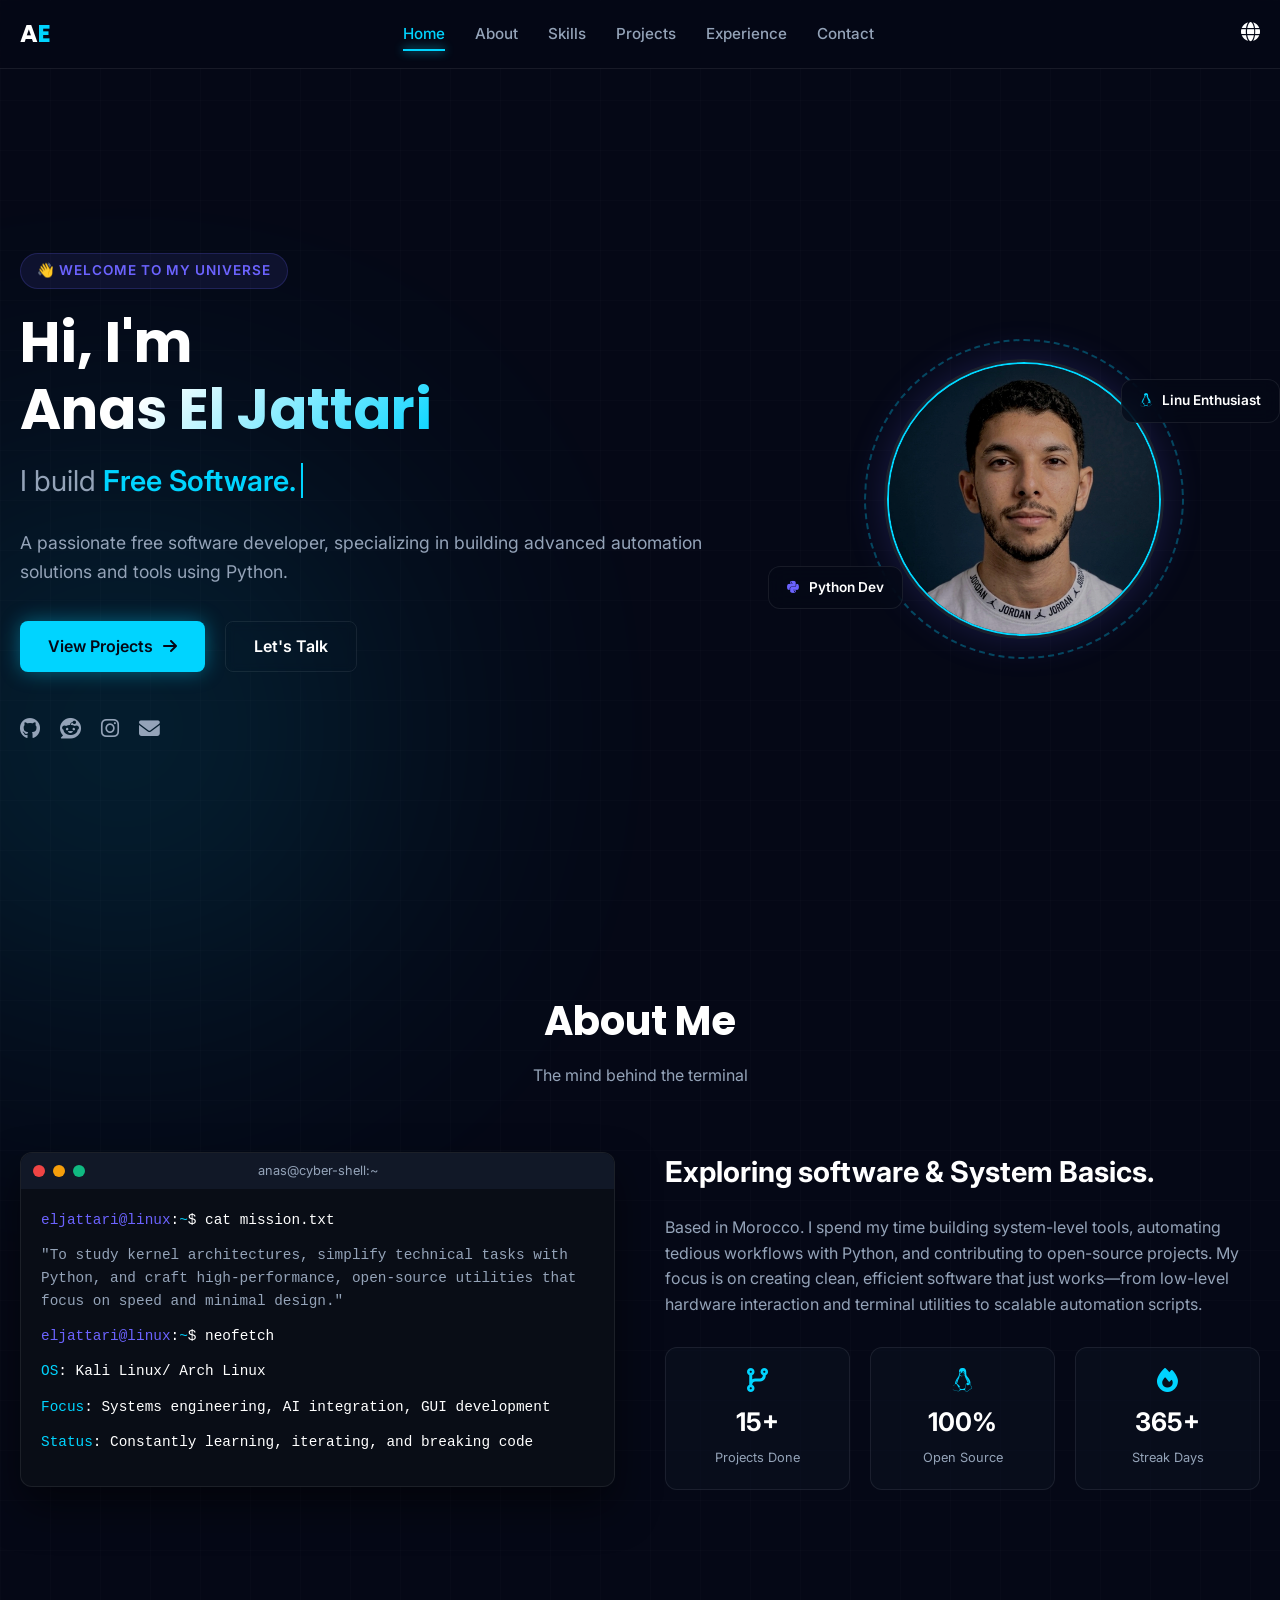
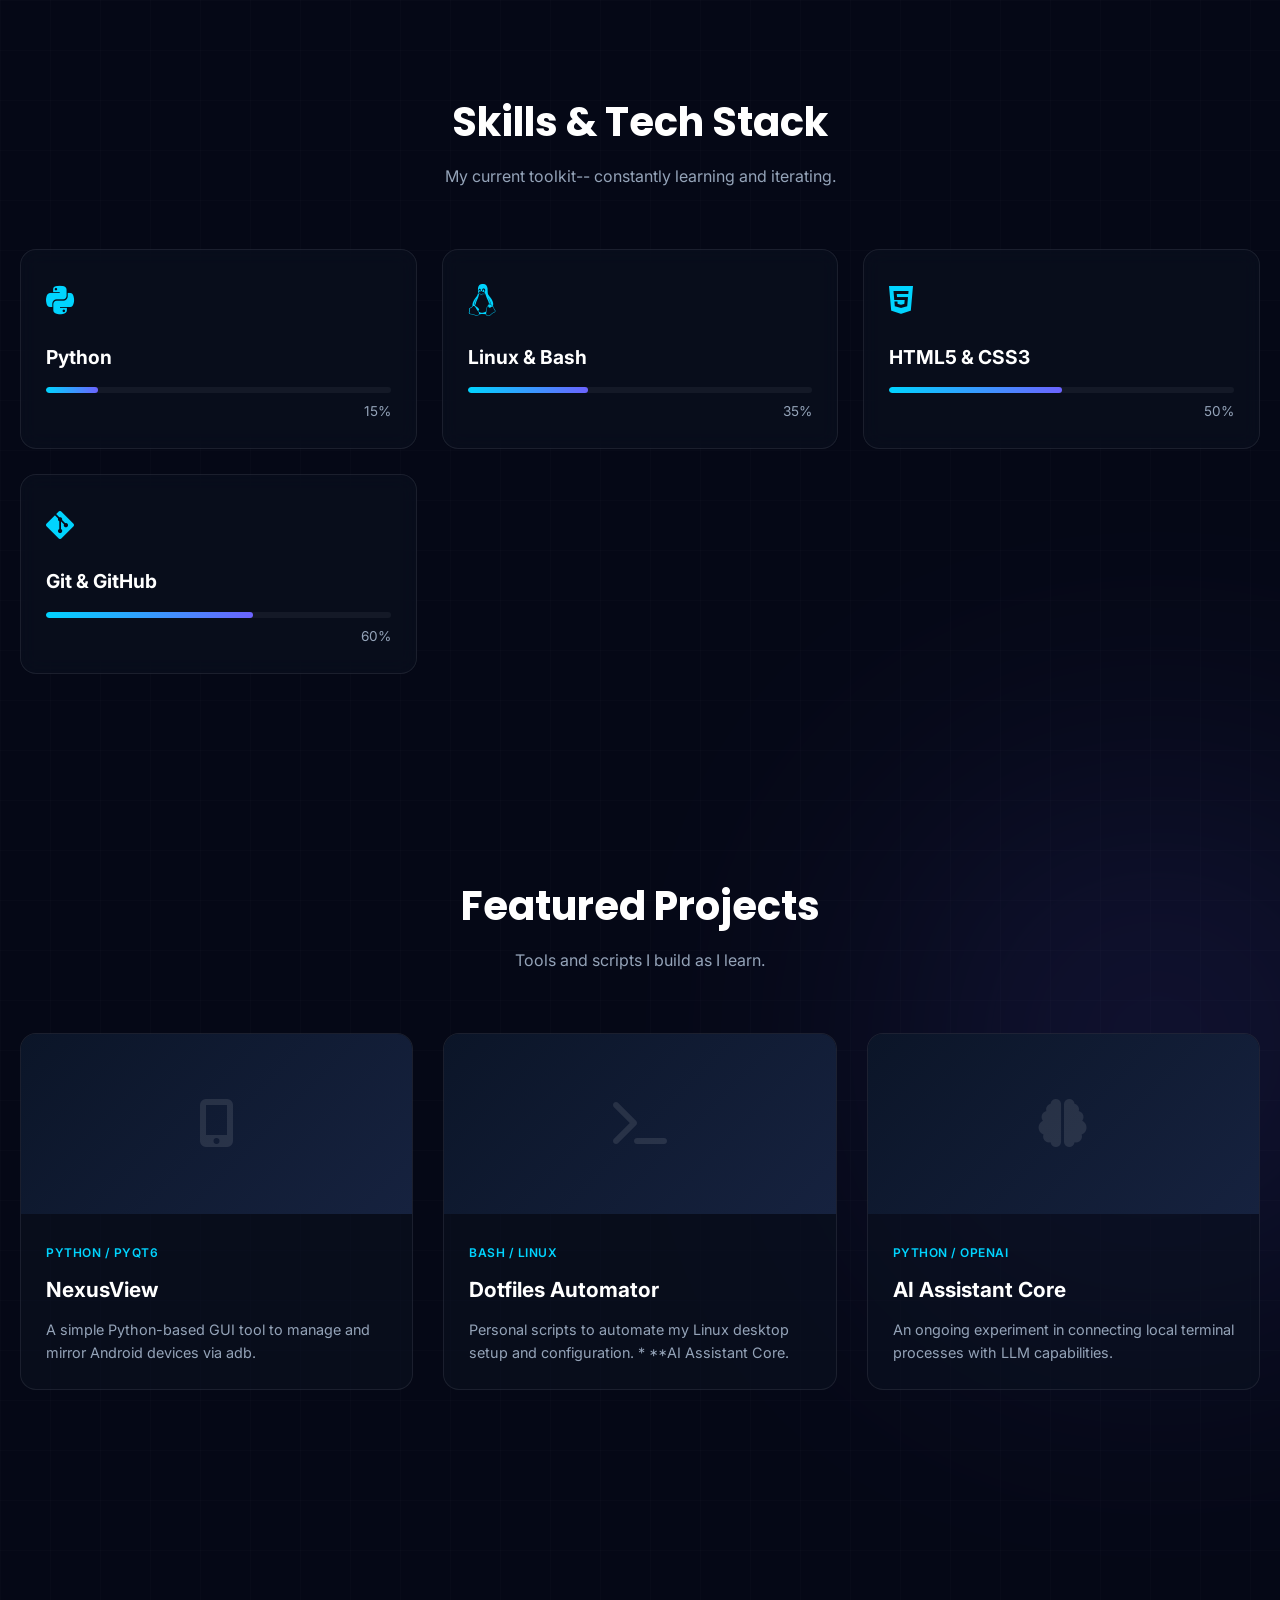
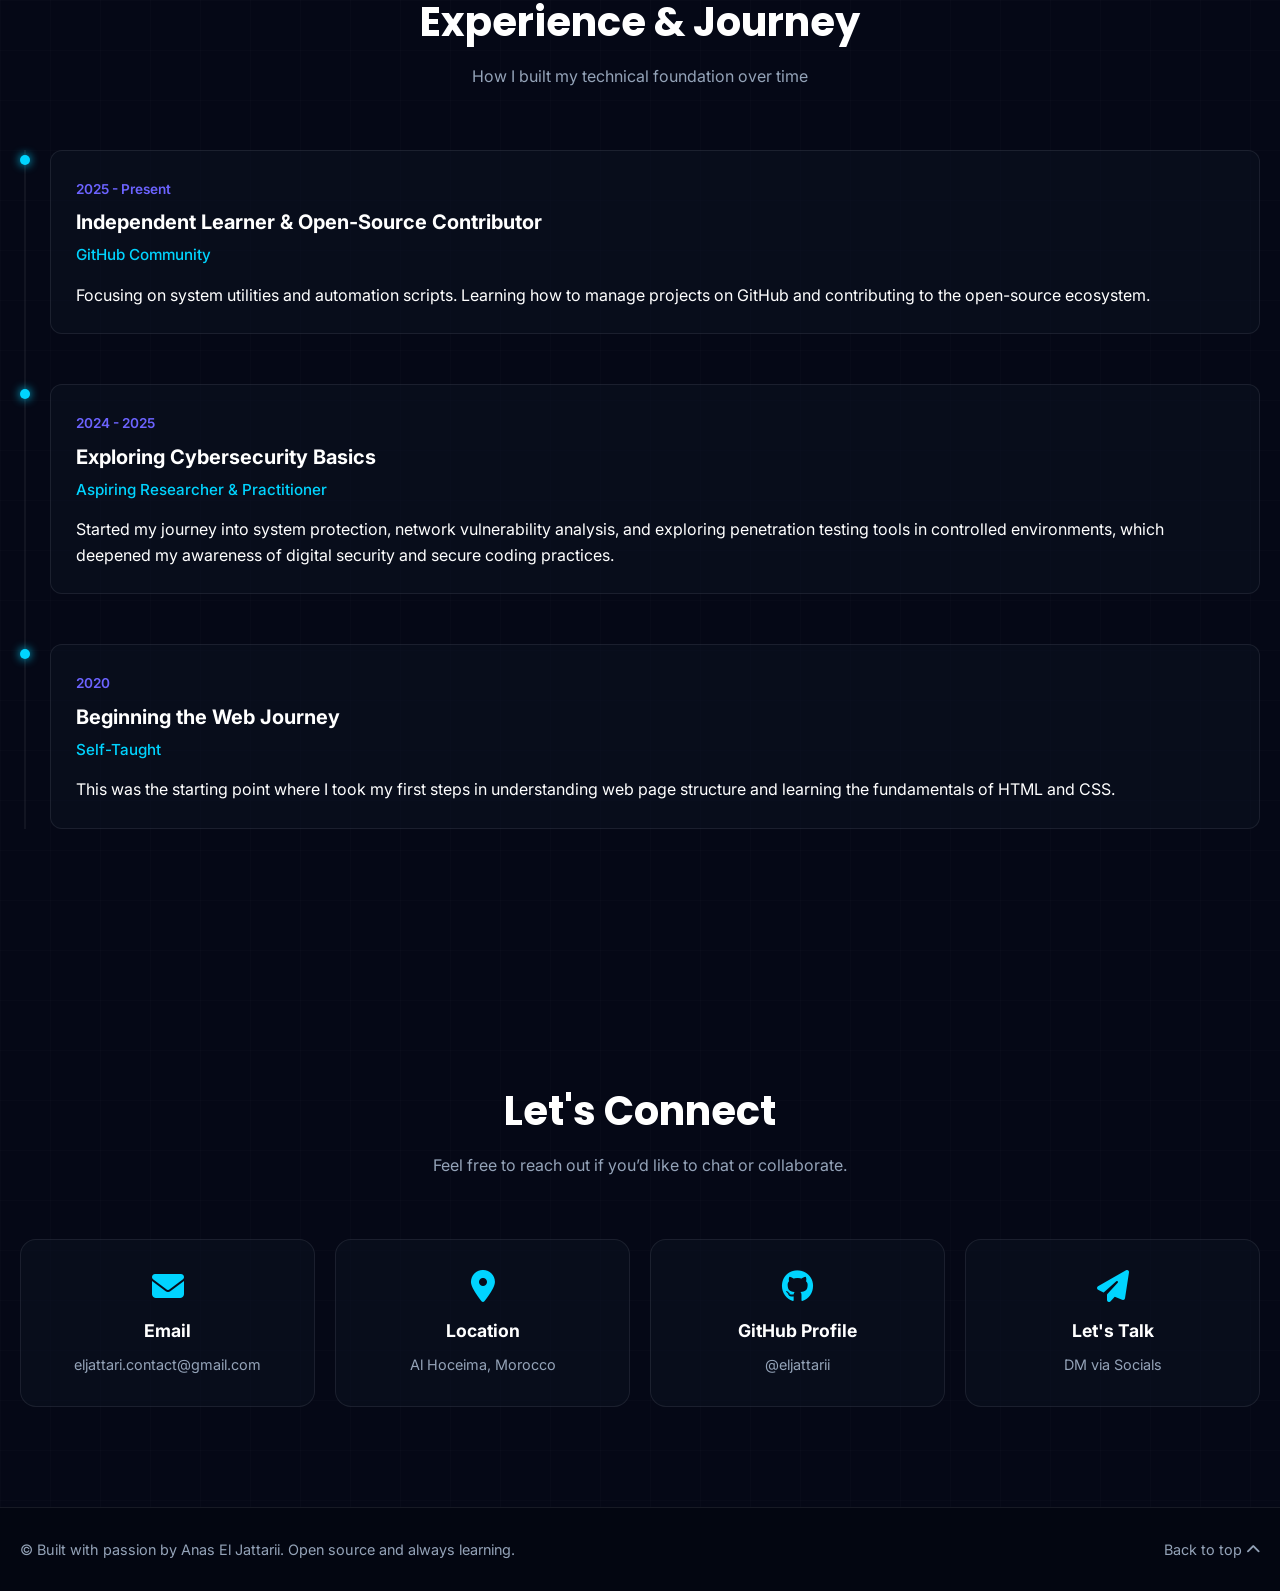
<file: index.html>
<!DOCTYPE html>
<html lang="en">
<head>
    <meta charset="UTF-8">
    <meta name="viewport" content="width=device-width, initial-scale=1.0">
    <title>ANAS EL JATTARI | Futuristic Portfolio</title>
    <!-- Google Fonts -->
    <link rel="preconnect" href="https://fonts.googleapis.com">
    <link rel="preconnect" href="https://fonts.gstatic.com" crossorigin>
    <link href="https://fonts.googleapis.com/css2?family=Inter:wght@300;400;500;600;700&family=Poppins:wght@400;600;700&display=swap" rel="stylesheet">
    <!-- Font Awesome for Icons -->
    <link rel="stylesheet" href="https://cdnjs.cloudflare.com/ajax/libs/font-awesome/6.4.0/css/all.min.css">
    <!-- Custom CSS -->
    <link rel="stylesheet" href="style.css">
</head>
<body>

    <!-- Background Stars & Glows -->
    <div class="bg-glow blue-glow"></div>
    <div class="bg-glow purple-glow"></div>
    <div class="space-grid"></div>

    <!-- Header / Navbar -->
    <header class="navbar">
        <div class="nav-container">
            <a href="#" class="logo">A<span>E</span></a>
            <nav class="nav-menu">
                <a href="#home" class="nav-link active">Home</a>
                <a href="#about" class="nav-link">About</a>
                <a href="#skills" class="nav-link">Skills</a>
                <a href="#projects" class="nav-link">Projects</a>
                <a href="#experience" class="nav-link">Experience</a>
                <a href="#contact" class="nav-link">Contact</a>
            </nav>
            <div class="nav-actions">
                <button class="lang-toggle" id="langToggle"><i class="fas fa-globe"></i></button>
                <button class="mobile-toggle" id="mobileToggle"><i class="fas fa-bars"></i></button>
            </div>
        </div>
    </header>

    <!-- Hero Section -->
    <section id="home" class="hero-section">
        <div class="container hero-grid">
            <div class="hero-content">
                <div class="greeting-badge">👋 Welcome to my universe</div>
                <h1 class="hero-title">Hi, I'm <br><span class="gradient-text">Anas El Jattari</span></h1>
                <h2 class="hero-subtitle">I build <span class="typing-text"></span></h2>
                <p class="hero-description">
                   A passionate free software developer, specializing in building advanced automation solutions and tools using Python.
                </p>
                <div class="hero-buttons">
                    <a href="#projects" class="btn btn-primary">View Projects <i class="fas fa-arrow-right"></i></a>
                    <a href="#contact" class="btn btn-secondary">Let's Talk</a>
                </div>
                <div class="hero-socials">
                    <a href="https://github.com/eljattarii" target="_blank" class="social-icon"><i class="fab fa-github"></i></a>
                    <a href="https://reddit.com/eljattarii" target="_blank" class="social-icon"><i class="fab fa-reddit"></i></a>
                    <a href="https://instagram.com/eljattarii" target="_blank" class="social-icon"><i class="fab fa-instagram"></i></a>
                    <a href="mailto:eljattari.contact@email.com" class="social-icon"><i class="fas fa-envelope"></i></a>
                </div>
            </div>
            <div class="hero-image-container">
                <div class="avatar-glow-ring"></div>
                <div class="avatar-wrapper">
                       <!--         avatar        -->
                   <img src="Images/avatar.webp" alt="Anas Eljattari"class="fallback-avatar">
                    </div>
                <!-- Floating Glass Cards -->
                <div class="floating-card card-1">
                    <i class="fab fa-linux text-blue"></i>
                    <span>Linu Enthusiast</span>
                </div>
                <div class="floating-card card-2">
                    <i class="fab fa-python text-purple"></i>
                    <span>Python Dev</span>
                </div>
            </div>
        </div>
    </section>

    <!-- About Section -->
    <section id="about" class="about-section section-padding">
        <div class="container">
            <div class="section-header">
                <h2 class="section-title">About Me</h2>
                <p class="section-subtitle">The mind behind the terminal</p>
            </div>
            <div class="about-grid">
                <div class="about-visual">
                    <div class="mock-terminal">
                        <div class="terminal-header">
                            <span class="dot red"></span>
                            <span class="dot yellow"></span>
                            <span class="dot green"></span>
                            <span class="terminal-title">anas@cyber-shell:~</span>
                        </div>
                        <div class="terminal-body">
                            <p><span class="t-purple">eljattari@linux</span>:<span class="t-blue">~</span>$ cat mission.txt</p>
                            <p class="t-gray">"To study kernel architectures, simplify technical tasks with Python, and craft high-performance, open-source utilities that focus on speed and minimal design."</p>
                            <p><span class="t-purple">eljattari@linux</span>:<span class="t-blue">~</span>$ neofetch</p>
                            <p><span class="t-blue">OS</span>: Kali Linux/ Arch Linux</p>
                            <p><span class="t-blue">Focus</span>: Systems engineering, AI integration, GUI development</p>
                            <p><span class="t-blue">Status</span>: Constantly learning, iterating, and breaking code</p>
                        </div>
                    </div>
                </div>
                <div class="about-info">
                    <h3>Exploring software & System Basics.</h3>
                    <p>
                      Based in Morocco. I spend my time building system-level tools, automating tedious workflows with Python, and contributing to open-source projects. My focus is on creating clean, efficient software that just works—from low-level hardware interaction and terminal utilities to scalable automation scripts.

                    </p>
                    <div class="stats-grid">
                        <div class="stat-card">
                            <i class="fas fa-code-branch stat-icon"></i>
                            <div class="stat-val">15+</div>
                            <div class="stat-lbl">Projects Done</div>
                        </div>
                        <div class="stat-card">
                            <i class="fab fa-linux stat-icon"></i>
                            <div class="stat-val">100%</div>
                            <div class="stat-lbl">Open Source</div>
                        </div>
                        <div class="stat-card">
                            <i class="fas fa-fire stat-icon"></i>
                            <div class="stat-val">365+</div>
                            <div class="stat-lbl">Streak Days</div>
                        </div>
                    </div>
                </div>
            </div>
        </div>
    </section>

    <!-- Skills Section -->
    <section id="skills" class="skills-section section-padding">
        <div class="container">
            <div class="section-header">
                <h2 class="section-title">Skills & Tech Stack</h2>
                <p class="section-subtitle">My current toolkit-- constantly learning and iterating.</p>
            </div>
            <div class="skills-grid">
                <!-- Skill 1 -->
                <div class="skill-card">
                    <div class="skill-icon-wrap"><i class="fab fa-python"></i></div>
                    <h3>Python</h3>
                    <div class="progress-container">
                        <div class="progress-bar" style="width: 15%"></div>
                    </div>
                    <span class="percentage">15%</span>
                </div>
                <!-- Skill 2 -->
                <div class="skill-card">
                    <div class="skill-icon-wrap"><i class="fab fa-linux"></i></div>
                    <h3>Linux & Bash</h3>
                    <div class="progress-container">
                        <div class="progress-bar" style="width: 35%"></div>
                    </div>
                    <span class="percentage">35%</span>
                </div>
                <!-- Skill 3 -->
                <div class="skill-card">
                    <div class="skill-icon-wrap"><i class="fab fa-html5"></i></div>
                    <h3>HTML5 & CSS3</h3>
                    <div class="progress-container">
                        <div class="progress-bar" style="width: 50%"></div>
                    </div>
                    <span class="percentage">50%</span>
                </div>
        
                <!-- Skill 4-->
                <div class="skill-card">
                    <div class="skill-icon-wrap"><i class="fab fa-git-alt"></i></div>
                    <h3>Git & GitHub</h3>
                    <div class="progress-container">
                        <div class="progress-bar" style="width: 60%"></div>
                    </div>
                    <span class="percentage">60%</span>
                </div>
            </div>
        </div>
    </section>

    <!-- Projects Section -->
    <section id="projects" class="projects-section section-padding">
        <div class="container">
            <div class="section-header">
                <h2 class="section-title">Featured Projects</h2>
                <p class="section-subtitle">Tools and scripts I build as I learn.</p>
            </div>
            <div class="projects-grid">
                <!-- Project 1 -->
                <div class="project-card">
                    <div class="project-img">
                        <div class="project-overlay">
                            <a href="https://github.com/eljattarii/NexusView" target="_blank" class="proj-link"><i class="fab fa-github"></i></a>
                            <a href="#" class="proj-link"><i class="fas fa-external-link-alt"></i></a>
                        </div>
                        <div class="project-placeholder">
                            <i class="fas fa-mobile-alt"></i>
                        </div>
                    </div>
                    <div class="project-info">
                        <span class="project-tag">Python / PyQt6</span>
                        <h3>NexusView</h3>
                        <p> A simple Python-based GUI tool to manage and mirror Android devices via adb.</p>
                    </div>
                </div>
                <!-- Project 2 -->
                <div class="project-card">
                    <div class="project-img">
                        <div class="project-overlay">
                            <a href="#" class="proj-link"><i class="fab fa-github"></i></a>
                        </div>
                        <div class="project-placeholder">
                            <i class="fas fa-terminal"></i>
                        </div>
                    </div>
                    <div class="project-info">
                        <span class="project-tag">Bash / Linux</span>
                        <h3>Dotfiles Automator</h3>
                        <p> Personal scripts to automate my Linux desktop setup and configuration.
 * **AI Assistant Core.</p>
                    </div>
                </div>
                <!-- Project 3 -->
                <div class="project-card">
                    <div class="project-img">
                        <div class="project-overlay">
                            <a href="#" class="proj-link"><i class="fab fa-github"></i></a>
                        </div>
                        <div class="project-placeholder">
                            <i class="fas fa-brain"></i>
                        </div>
                    </div>
                    <div class="project-info">
                        <span class="project-tag">Python / OpenAI</span>
                        <h3>AI Assistant Core</h3>
                        <p> An ongoing experiment in connecting local terminal processes with LLM capabilities.</p>
                    </div>
                </div>
            </div>
        </div>
    </section>

    <!-- Experience Section -->
    <section id="experience" class="experience-section section-padding">
        <div class="container">
            <div class="section-header">
                <h2 class="section-title">Experience & Journey</h2>
                <p class="section-subtitle">How I built my technical foundation over time</p>
            </div>

            <div class="timeline">
                <div class="timeline-item">
                    <div class="timeline-dot"></div>
                    <div class="timeline-content">
                        <span class="timeline-date">2025 - Present</span>
                        <h3> Independent Learner & Open-Source Contributor</h3>
                        <h4 class="text-blue">GitHub Community</h4>
                        <p> Focusing on system utilities and automation scripts. Learning how to manage projects on GitHub and contributing to the open-source ecosystem.</p>
                    </div>
                </div>


              <div class="timeline-item">
    <div class="timeline-dot"></div>
    <div class="timeline-content">
        <span class="timeline-date">2024 - 2025</span>
        <h3>Exploring Cybersecurity Basics</h3>
        <h4 class="text-blue">Aspiring Researcher & Practitioner</h4>
        <p>Started my journey into system protection, network vulnerability analysis, and exploring penetration testing tools in controlled environments, which deepened my awareness of digital security and secure coding practices.</p>
    </div>
</div>
 
     <div class="timeline-item">
    <div class="timeline-dot"></div>
    <div class="timeline-content">
        <span class="timeline-date">2020</span>
        <h3>Beginning the Web Journey</h3>
        <h4 class="text-blue">Self-Taught</h4>
        <p>This was the starting point where I took my first steps in understanding web page structure and learning the fundamentals of HTML and CSS.</p>
    </div>
</div>


            </div>
        </div>
    </section>

    <!-- Contact Section -->
    <section id="contact" class="contact-section section-padding">
        <div class="container">
            <div class="section-header">
                <h2 class="section-title">Let's Connect</h2>
                <p class="section-subtitle">Feel free to reach out if you’d like to chat or collaborate.</p>
            </div>
            <div class="contact-grid">
                <div class="contact-card">
                    <i class="fas fa-envelope contact-icon"></i>
                    <h3>Email</h3>
                    <p>eljattari.contact@gmail.com</p>
                </div>
                <div class="contact-card">
                    <i class="fas fa-map-marker-alt contact-icon"></i>
                    <h3>Location</h3>
                    <p>Al Hoceima, Morocco</p>
                </div>
                <div class="contact-card">
                    <i class="fab fa-github contact-icon"></i>
                    <h3>GitHub Profile</h3>
                    <p>@eljattarii</p>
                </div>
                <div class="contact-card">
                    <i class="fas fa-paper-plane contact-icon"></i>
                    <h3>Let's Talk</h3>
                    <p>DM via Socials</p>
                </div>
            </div>
        </div>
    </section>

    <!-- Footer -->
    <footer class="footer">
        <div class="container footer-content">
            <p>&copy; Built with passion by Anas El Jattarii. Open source and always learning.</p>
            <a href="#" class="back-to-top">Back to top <i class="fas fa-chevron-up"></i></a>
        </div>
    </footer>

    <!-- Custom JS -->
    <script src="script.js"></script>
</body>
</html>
</file>
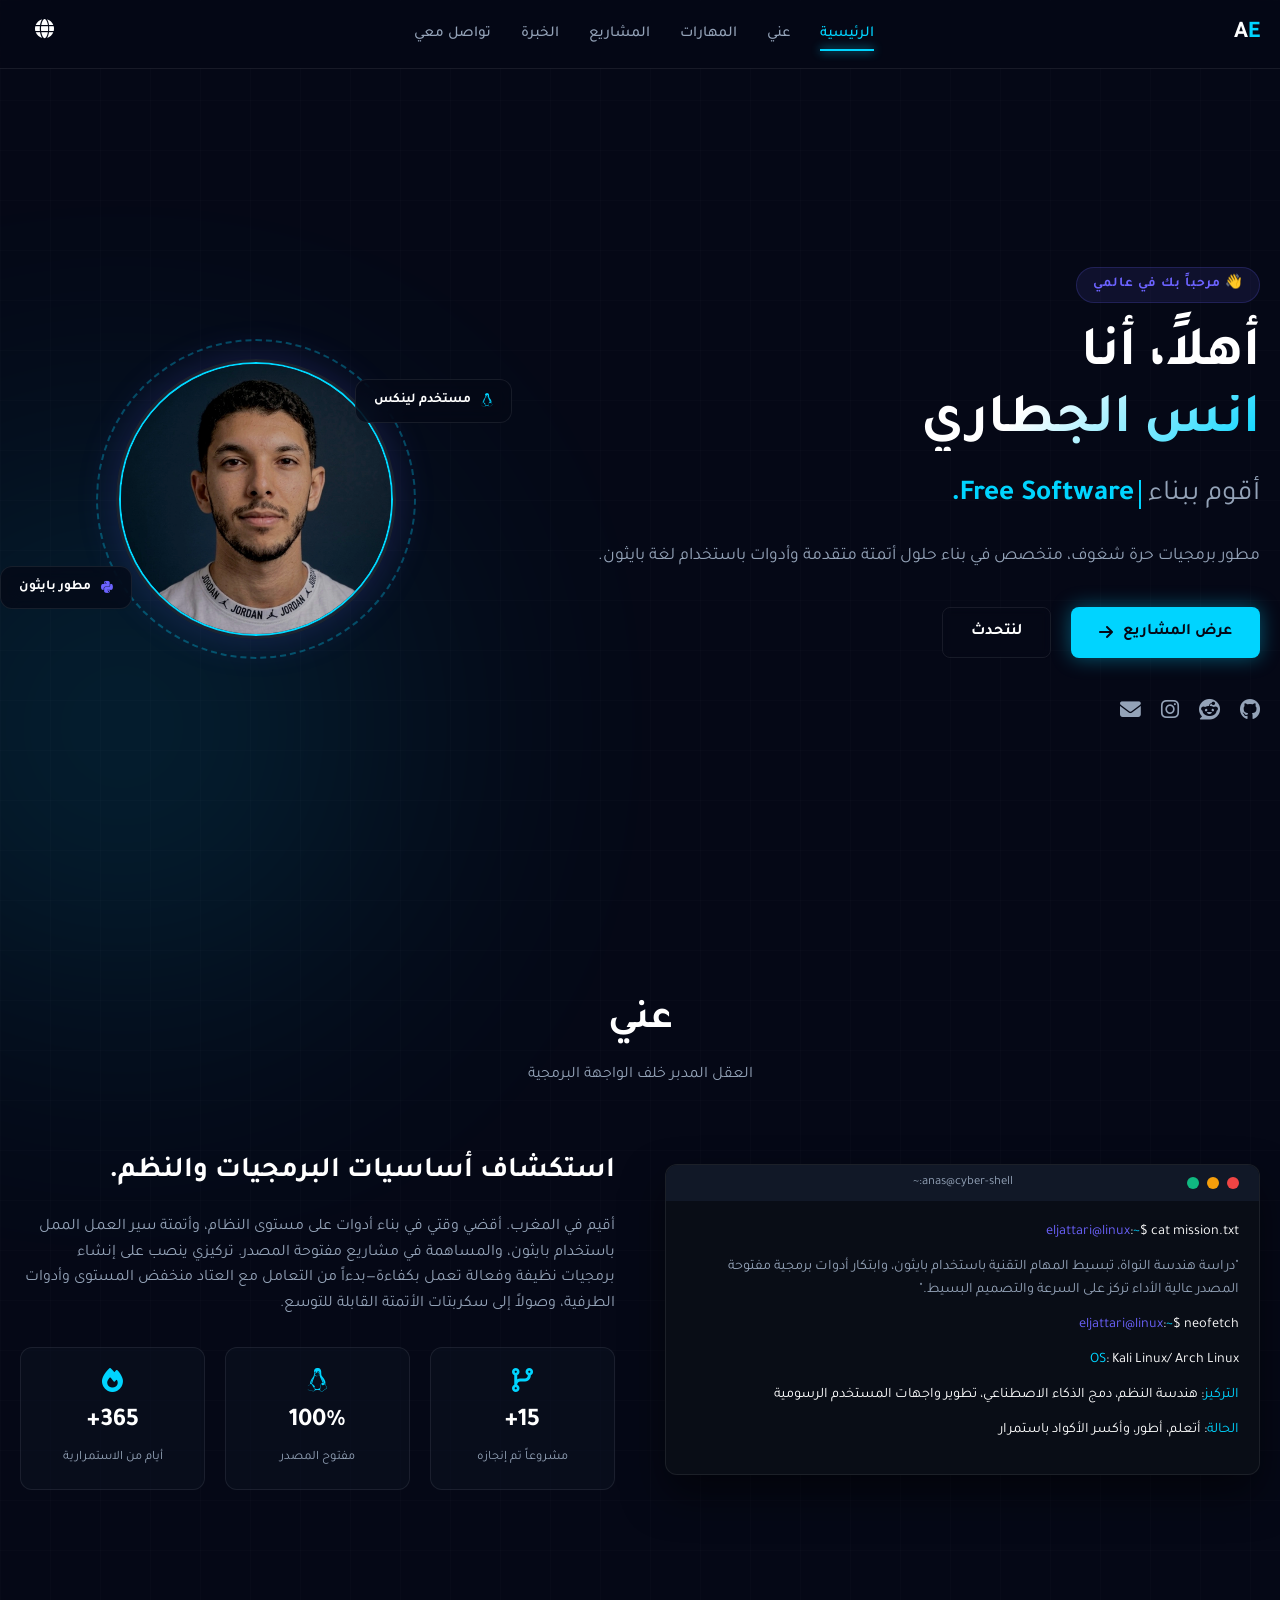
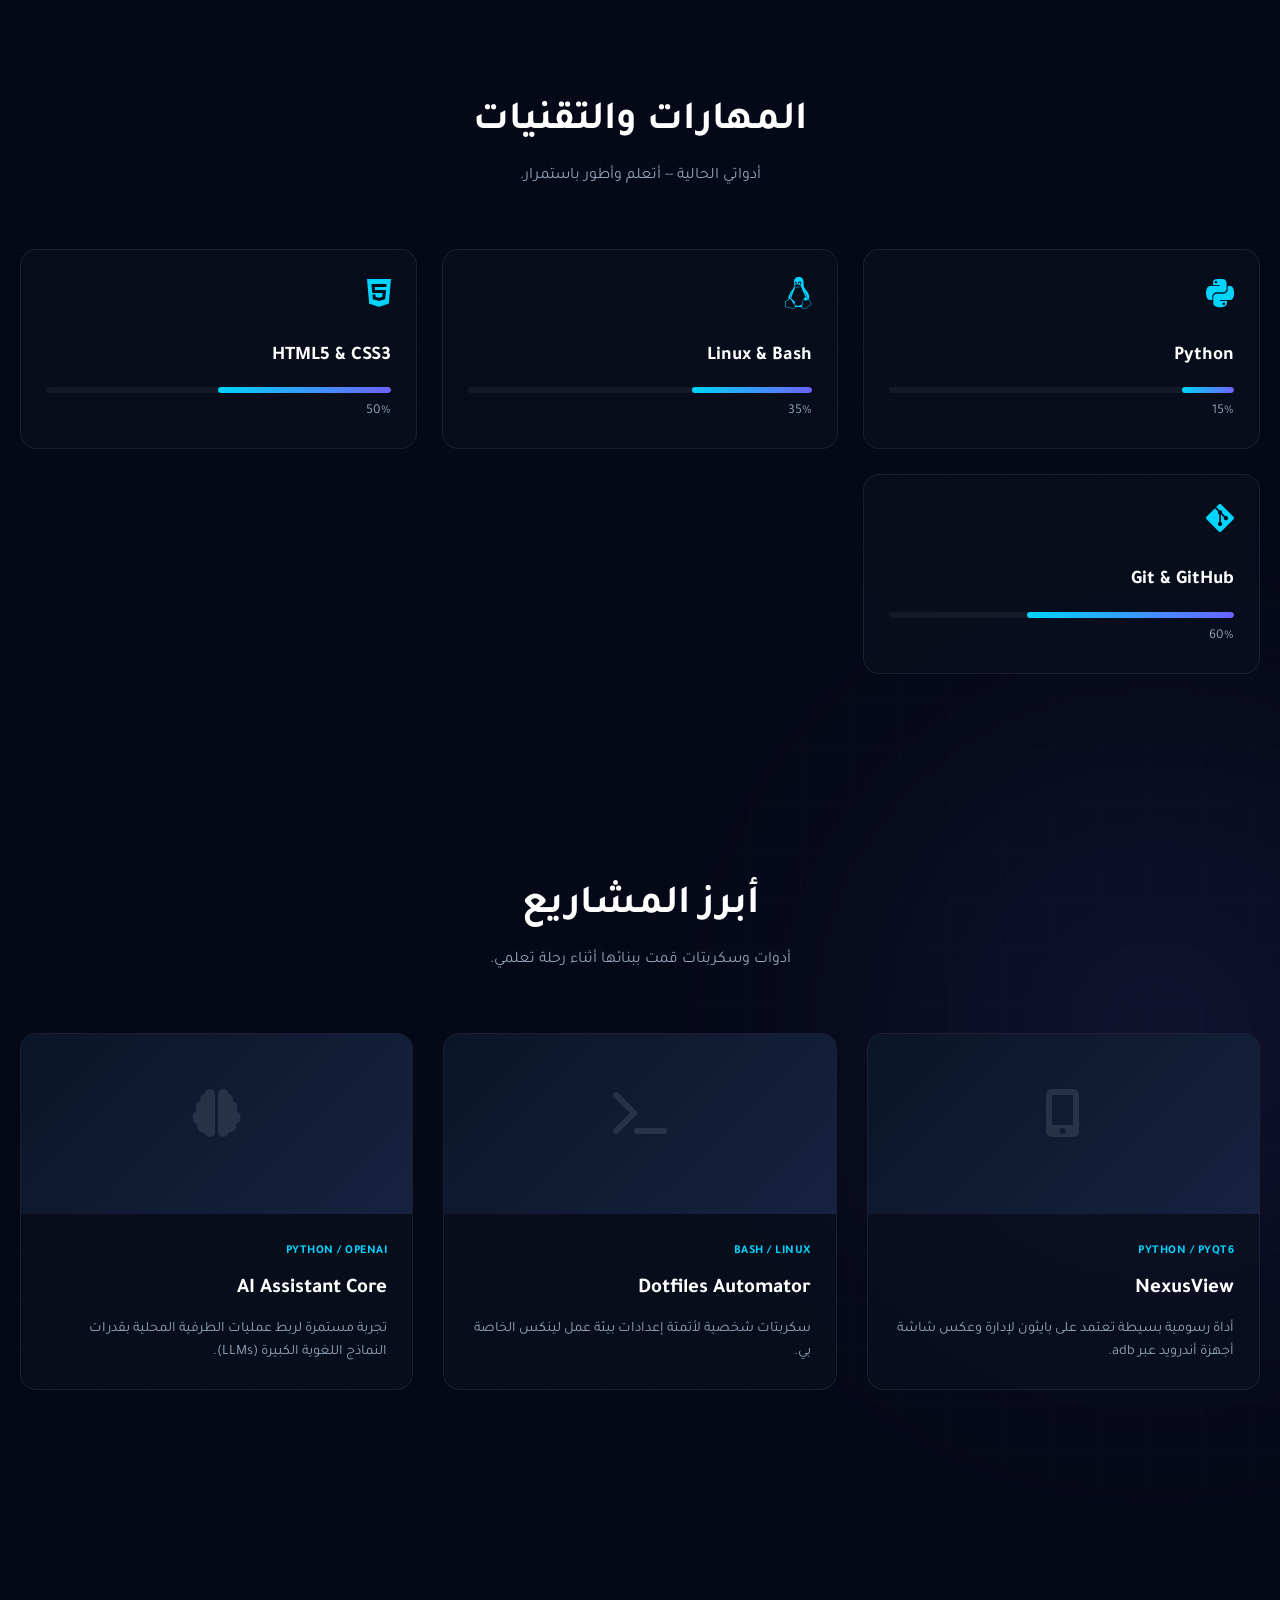
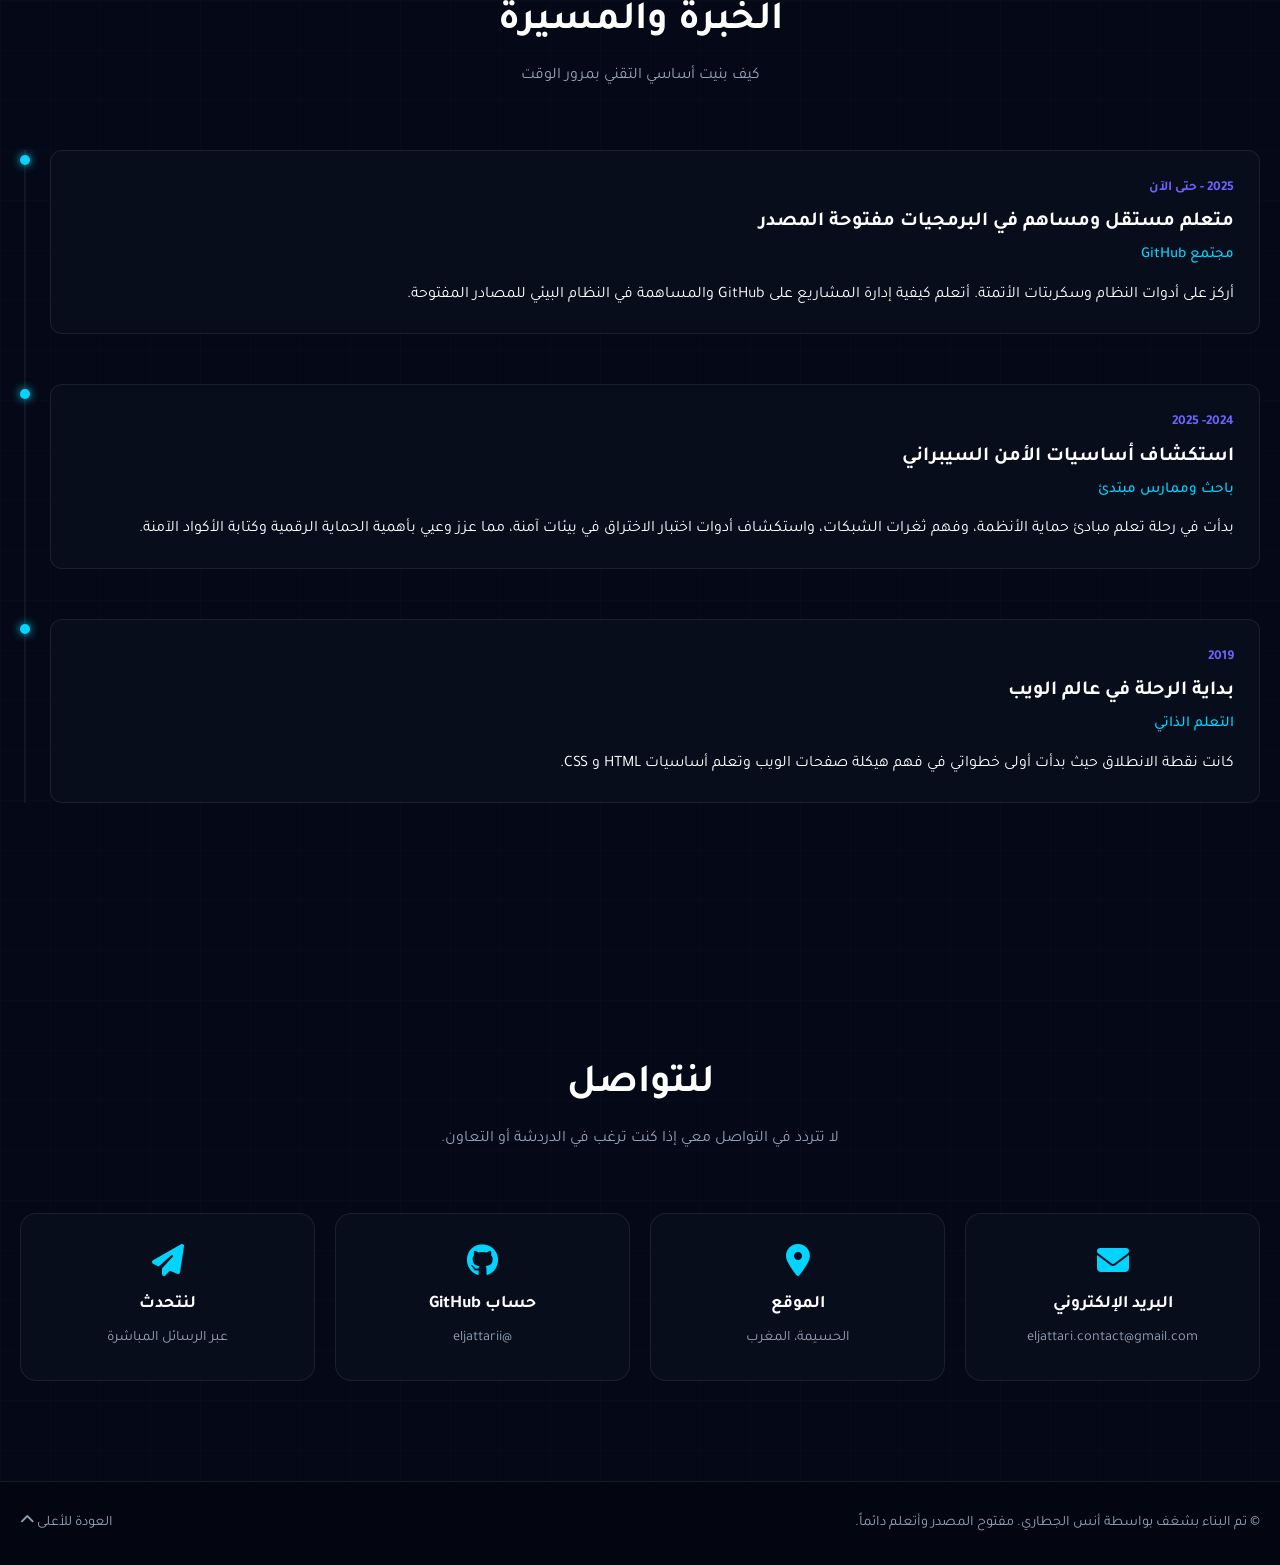
<file: index_ar.html>
<!DOCTYPE html>
<html lang="ar" dir="rtl">
<head>
    <meta charset="UTF-8">
    <meta name="viewport" content="width=device-width, initial-scale=1.0">
    <title>انس الجطاري | معرض اعمالي</title>
    <link rel="preconnect" href="https://fonts.googleapis.com">
    <link rel="preconnect" href="https://fonts.gstatic.com" crossorigin>
    <link href="https://fonts.googleapis.com/css2?family=Inter:wght@300;400;500;600;700&family=Poppins:wght@400;600;700&display=swap" rel="stylesheet">
    <link rel="stylesheet" href="https://cdnjs.cloudflare.com/ajax/libs/font-awesome/6.4.0/css/all.min.css">
    <link rel="stylesheet" href="style.css">
</head>
<body>

    <div class="bg-glow blue-glow"></div>
    <div class="bg-glow purple-glow"></div>
    <div class="space-grid"></div>

    <header class="navbar">
        <div class="nav-container">
            <a href="#" class="logo">A<span>E</span></a>
            <nav class="nav-menu">
                <a href="#home" class="nav-link active">الرئيسية</a>
                <a href="#about" class="nav-link">عني</a>
                <a href="#skills" class="nav-link">المهارات</a>
                <a href="#projects" class="nav-link">المشاريع</a>
                <a href="#experience" class="nav-link">الخبرة</a>
                <a href="#contact" class="nav-link">تواصل معي</a>
            </nav>
            <div class="nav-actions">
                <button class="lang-toggle" id="langToggle"><i class="fas fa-globe"></i></button>
                <button class="mobile-toggle" id="mobileToggle"><i class="fas fa-bars"></i></button>
            </div>
        </div>
    </header>

    <section id="home" class="hero-section">
        <div class="container hero-grid">
            <div class="hero-content">
                <div class="greeting-badge">👋 مرحباً بك في عالمي</div>
                <h1 class="hero-title">أهلاً، أنا <br><span class="gradient-text">أنس الجطاري</span></h1>
                <h2 class="hero-subtitle">أقوم ببناء <span class="typing-text"></span></h2>
                <p class="hero-description">
                   مطور برمجيات حرة شغوف، متخصص في بناء حلول أتمتة متقدمة وأدوات باستخدام لغة بايثون.
                </p>
                <div class="hero-buttons">
                    <a href="#projects" class="btn btn-primary">عرض المشاريع <i class="fas fa-arrow-right"></i></a>
                    <a href="#contact" class="btn btn-secondary">لنتحدث</a>
                </div>
                <div class="hero-socials">
                    <a href="https://github.com/eljattarii" target="_blank" class="social-icon"><i class="fab fa-github"></i></a>
                    <a href="https://reddit.com/eljattarii" target="_blank" class="social-icon"><i class="fab fa-reddit"></i></a>
                    <a href="https://instagram.com/eljattarii" target="_blank" class="social-icon"><i class="fab fa-instagram"></i></a>
                    <a href="mailto:eljattari.contact@email.com" class="social-icon"><i class="fas fa-envelope"></i></a>
                </div>
            </div>
            <div class="hero-image-container">
                <div class="avatar-glow-ring"></div>
                <div class="avatar-wrapper">
                       <img src="Images/avatar.webp" alt="Anass Eljattari"class="fallback-avatar">
                    </div>
                <div class="floating-card card-1">
                    <i class="fab fa-linux text-blue"></i>
                    <span>مستخدم لينكس</span>
                </div>
                <div class="floating-card card-2">
                    <i class="fab fa-python text-purple"></i>
                    <span>مطور بايثون</span>
                </div>
            </div>
        </div>
    </section>

    <section id="about" class="about-section section-padding">
        <div class="container">
            <div class="section-header">
                <h2 class="section-title">عني</h2>
                <p class="section-subtitle">العقل المدبر خلف الواجهة البرمجية</p>
            </div>
            <div class="about-grid">
                <div class="about-visual">
                    <div class="mock-terminal">
                        <div class="terminal-header">
                            <span class="dot red"></span>
                            <span class="dot yellow"></span>
                            <span class="dot green"></span>
                            <span class="terminal-title">anas@cyber-shell:~</span>
                        </div>
                        <div class="terminal-body">
                            <p><span class="t-purple">eljattari@linux</span>:<span class="t-blue">~</span>$ cat mission.txt</p>
                            <p class="t-gray">"دراسة هندسة النواة، تبسيط المهام التقنية باستخدام بايثون، وابتكار أدوات برمجية مفتوحة المصدر عالية الأداء تركز على السرعة والتصميم البسيط."</p>
                            <p><span class="t-purple">eljattari@linux</span>:<span class="t-blue">~</span>$ neofetch</p>
                            <p><span class="t-blue">OS</span>: Kali Linux/ Arch Linux</p>
                            <p><span class="t-blue">التركيز</span>: هندسة النظم، دمج الذكاء الاصطناعي، تطوير واجهات المستخدم الرسومية</p>
                            <p><span class="t-blue">الحالة</span>: أتعلم، أطور، وأكسر الأكواد باستمرار</p>
                        </div>
                    </div>
                </div>
                <div class="about-info">
                    <h3>استكشاف أساسيات البرمجيات والنظم.</h3>
                    <p>
                      أقيم في المغرب. أقضي وقتي في بناء أدوات على مستوى النظام، وأتمتة سير العمل الممل باستخدام بايثون، والمساهمة في مشاريع مفتوحة المصدر. تركيزي ينصب على إنشاء برمجيات نظيفة وفعالة تعمل بكفاءة—بدءاً من التعامل مع العتاد منخفض المستوى وأدوات الطرفية، وصولاً إلى سكربتات الأتمتة القابلة للتوسع.
                    </p>
                    <div class="stats-grid">
                        <div class="stat-card">
                            <i class="fas fa-code-branch stat-icon"></i>
                            <div class="stat-val">15+</div>
                            <div class="stat-lbl">مشروعاً تم إنجازه</div>
                        </div>
                        <div class="stat-card">
                            <i class="fab fa-linux stat-icon"></i>
                            <div class="stat-val">100%</div>
                            <div class="stat-lbl">مفتوح المصدر</div>
                        </div>
                        <div class="stat-card">
                            <i class="fas fa-fire stat-icon"></i>
                            <div class="stat-val">365+</div>
                            <div class="stat-lbl">أيام من الاستمرارية</div>
                        </div>
                    </div>
                </div>
            </div>
        </div>
    </section>

    <section id="skills" class="skills-section section-padding">
        <div class="container">
            <div class="section-header">
                <h2 class="section-title">المهارات والتقنيات</h2>
                <p class="section-subtitle">أدواتي الحالية -- أتعلم وأطور باستمرار.</p>
            </div>
            <div class="skills-grid">
                <div class="skill-card">
                    <div class="skill-icon-wrap"><i class="fab fa-python"></i></div>
                    <h3>Python</h3>
                    <div class="progress-container">
                        <div class="progress-bar" style="width: 15%"></div>
                    </div>
                    <span class="percentage">15%</span>
                </div>
                <div class="skill-card">
                    <div class="skill-icon-wrap"><i class="fab fa-linux"></i></div>
                    <h3>Linux & Bash</h3>
                    <div class="progress-container">
                        <div class="progress-bar" style="width: 35%"></div>
                    </div>
                    <span class="percentage">35%</span>
                </div>
                <div class="skill-card">
                    <div class="skill-icon-wrap"><i class="fab fa-html5"></i></div>
                    <h3>HTML5 & CSS3</h3>
                    <div class="progress-container">
                        <div class="progress-bar" style="width: 50%"></div>
                    </div>
                    <span class="percentage">50%</span>
                </div>
        
                <div class="skill-card">
                    <div class="skill-icon-wrap"><i class="fab fa-git-alt"></i></div>
                    <h3>Git & GitHub</h3>
                    <div class="progress-container">
                        <div class="progress-bar" style="width: 60%"></div>
                    </div>
                    <span class="percentage">60%</span>
                </div>
            </div>
        </div>
    </section>

    <section id="projects" class="projects-section section-padding">
        <div class="container">
            <div class="section-header">
                <h2 class="section-title">أبرز المشاريع</h2>
                <p class="section-subtitle">أدوات وسكربتات قمت ببنائها أثناء رحلة تعلمي.</p>
            </div>
            <div class="projects-grid">
                <div class="project-card">
                    <div class="project-img">
                        <div class="project-overlay">
                            <a href="https://github.com/eljattarii/NexusView" target="_blank" class="proj-link"><i class="fab fa-github"></i></a>
                            <a href="#" class="proj-link"><i class="fas fa-external-link-alt"></i></a>
                        </div>
                        <div class="project-placeholder">
                            <i class="fas fa-mobile-alt"></i>
                        </div>
                    </div>
                    <div class="project-info">
                        <span class="project-tag">Python / PyQt6</span>
                        <h3>NexusView</h3>
                        <p>أداة رسومية بسيطة تعتمد على بايثون لإدارة وعكس شاشة أجهزة أندرويد عبر adb.</p>
                    </div>
                </div>
                <div class="project-card">
                    <div class="project-img">
                        <div class="project-overlay">
                            <a href="#" class="proj-link"><i class="fab fa-github"></i></a>
                        </div>
                        <div class="project-placeholder">
                            <i class="fas fa-terminal"></i>
                        </div>
                    </div>
                    <div class="project-info">
                        <span class="project-tag">Bash / Linux</span>
                        <h3>Dotfiles Automator</h3>
                        <p>سكربتات شخصية لأتمتة إعدادات بيئة عمل لينكس الخاصة بي.</p>
                    </div>
                </div>
                <div class="project-card">
                    <div class="project-img">
                        <div class="project-overlay">
                            <a href="#" class="proj-link"><i class="fab fa-github"></i></a>
                        </div>
                        <div class="project-placeholder">
                            <i class="fas fa-brain"></i>
                        </div>
                    </div>
                    <div class="project-info">
                        <span class="project-tag">Python / OpenAI</span>
                        <h3>AI Assistant Core</h3>
                        <p>تجربة مستمرة لربط عمليات الطرفية المحلية بقدرات النماذج اللغوية الكبيرة (LLMs).</p>
                    </div>
                </div>
            </div>
        </div>
    </section>

    <section id="experience" class="experience-section section-padding">
        <div class="container">
            <div class="section-header">
                <h2 class="section-title">الخبرة والمسيرة</h2>
                <p class="section-subtitle">كيف بنيت أساسي التقني بمرور الوقت</p>

            </div>
            <div class="timeline">
                <div class="timeline-item">
                    <div class="timeline-dot"></div>
                    <div class="timeline-content">
                        <span class="timeline-date">2025 - حتى الآن</span>
                        <h3>متعلم مستقل ومساهم في البرمجيات مفتوحة المصدر</h3>
                        <h4 class="text-blue">مجتمع GitHub</h4>
                        <p>أركز على أدوات النظام وسكربتات الأتمتة. أتعلم كيفية إدارة المشاريع على GitHub والمساهمة في النظام البيئي للمصادر المفتوحة.</p>
                    </div>
                </div>

                <div class="timeline-item">
    <div class="timeline-dot"></div>
    <div class="timeline-content">
        <span class="timeline-date">2024- 2025</span>
        <h3>استكشاف أساسيات الأمن السيبراني</h3>
        <h4 class="text-blue">باحث وممارس مبتدئ</h4>
        <p>بدأت في رحلة تعلم مبادئ حماية الأنظمة، وفهم ثغرات الشبكات، واستكشاف أدوات اختبار الاختراق في بيئات آمنة، مما عزز وعيي بأهمية الحماية الرقمية وكتابة الأكواد الآمنة.</p>
    </div>
    </div>


<div class="timeline-item">
    <div class="timeline-dot"></div>
    <div class="timeline-content">
        <span class="timeline-date">2019</span>
        <h3>بداية الرحلة في عالم الويب</h3>
        <h4 class="text-blue">التعلم الذاتي</h4>
        <p>كانت نقطة الانطلاق حيث بدأت أولى خطواتي في فهم هيكلة صفحات الويب وتعلم أساسيات HTML و CSS.</p>
    </div>
    </div>
  </div>
  </div>
      </section>

    <section id="contact" class="contact-section section-padding">
        <div class="container">
            <div class="section-header">
                <h2 class="section-title">لنتواصل</h2>
                <p class="section-subtitle">لا تتردد في التواصل معي إذا كنت ترغب في الدردشة أو التعاون.</p>
            </div>
            <div class="contact-grid">
                <div class="contact-card">
                    <i class="fas fa-envelope contact-icon"></i>
                    <h3>البريد الإلكتروني</h3>
                    <p>eljattari.contact@gmail.com</p>
                </div>
                <div class="contact-card">
                    <i class="fas fa-map-marker-alt contact-icon"></i>
                    <h3>الموقع</h3>
                    <p>الحسيمة، المغرب</p>
                </div>
                <div class="contact-card">
                    <i class="fab fa-github contact-icon"></i>
                    <h3>حساب GitHub</h3>
                    <p>@eljattarii</p>
                </div>
                <div class="contact-card">
                    <i class="fas fa-paper-plane contact-icon"></i>
                    <h3>لنتحدث</h3>
                    <p>عبر الرسائل المباشرة</p>
                </div>
            </div>
        </div>
    </section>

    <footer class="footer">
        <div class="container footer-content">
            <p>&copy; تم البناء بشغف بواسطة أنس الجطاري. مفتوح المصدر وأتعلم دائماً.</p>
            <a href="#" class="back-to-top">العودة للأعلى <i class="fas fa-chevron-up"></i></a>
        </div>
    </footer>

    <script src="script.js"></script>
</body>
</html>
</file>
<file: style.css>
@import url('https://fonts.googleapis.com/css2?family=Tajawal:wght@300;400;700&display=swap');


/* --- الحل الجذري لمنع التمرير الجانبي --- */
html, body {
    margin: 0;
    padding: 0;
    width: 100%;
    /* هذا السطر هو الأهم: يمنع ظهور أي محتوى خارج عرض الشاشة */
    overflow-x: hidden !important; 
}

/* هذا الكود يضمن أن حجم أي عنصر يحترم حدود الحاوية الخاصة به */
* {
    box-sizing: border-box !important;
    /* يمنع أي عنصر من أن يكون أعرض من الشاشة */
    max-width: 100vw !important; 
}

* {
    margin: 0;
    padding: 0;
    box-sizing: border-box;
    scroll-behavior: smooth;
}
html[dir="rtl"] {
    margin: 0;
    padding: 0;
    overflow-x: hidden;
}

:root {
    --bg-dark: #050816;
    --bg-card: rgba(11, 17, 32, 0.6);
    --border-glass: rgba(255, 255, 255, 0.08);
    --text-primary: #ffffff;
    --text-secondary: #94a3b8;
    --neon-blue: #00d4ff;
    --neon-purple: #6c63ff;
    --accent-gold: #d4af37;
    --font-main: 'Inter', sans-serif;
    --font-heading: 'Poppins', sans-serif;
}

body {
    background-color: var(--bg-dark);
    color: var(--text-primary);
    font-family: var(--font-main);
    overflow-x: hidden;
    width:100vw;
    position: relative;
    line-height: 1.6;
}

[dir="rtl"], [dir="rtl"] body, [dir="rtl"] h1, [dir="rtl"] h2, [dir="rtl"] h3, [dir="rtl"] h4, [dir="rtl"] h5, [dir="rtl"] h6, [dir="rtl"] p, [dir="rtl"] span, [dir="rtl"] a, [dir="rtl"] button {
    font-family: 'Tajawal', sans-serif !important;
}



.container {
    width: 100%;
    max-width: 1200px;
    margin: 0 auto;
    padding: 0 20px;
}

/* Background Effects */
.bg-glow {
    position: absolute;
    width: 500px;
    height: 500px;
    border-radius: 50%;
    filter: blur(140px);
    opacity: 0.15;
    z-index: -1;
    pointer-events: none;
}

.blue-glow {
    top: 10%;
    left: -10%;
    background: var(--neon-blue);
}

.purple-glow {
    top: 50%;
    right: -10%;
    background: var(--neon-purple);
}

.space-grid {
    position: absolute;
    top: 0;
    left: 0;
    width: 100%;
    height: 100%;
    background-image: linear-gradient(rgba(255,255,255,0.01) 1px, transparent 1px),
                      linear-gradient(90deg, rgba(255,255,255,0.01) 1px, transparent 1px);
    background-size: 50px 50px;
    z-index: -2;
    pointer-events: none;
}

/* Glassmorphism Common Style */
.glass-card {
    background: var(--bg-card);
    backdrop-filter: blur(12px);
    -webkit-backdrop-filter: blur(12px);
    border: 1px solid var(--border-glass);
    border-radius: 16px;
}

/* Navbar Style */
.navbar {
    position: sticky;
    top: 0;
    width: 100%;
    z-index: 1000;
    background: rgba(5, 8, 22, 0.7);
    backdrop-filter: blur(12px);
    border-bottom: 1px solid var(--border-glass);
    padding: 15px 0;
    transition: all 0.3s ease;
}

.nav-container {
    display: flex;
    justify-content: space-between;
    align-items: center;
    max-width: 1200px;
    margin: 0 auto;
    padding: 0 20px;
}

.logo {
    font-family: var(--font-heading);
    font-size: 1.5rem;
    font-weight: 700;
    color: var(--text-primary);
    text-decoration: none;
}

.logo span {
    color: var(--neon-blue);
}

.nav-menu {
    display: flex;
    gap: 30px;
}

.nav-link {
    color: var(--text-secondary);
    text-decoration: none;
    font-size: 0.95rem;
    font-weight: 500;
    transition: all 0.3s ease;
    position: relative;
    padding: 5px 0;
}

.nav-link:hover, .nav-link.active {
    color: var(--neon-blue);
}

.nav-link::after {
    content: '';
    position: absolute;
    bottom: 0;
    left: 0;
    width: 0;
    height: 2px;
    background: var(--neon-blue);
    transition: width 0.3s ease;
    box-shadow: 0 0 10px var(--neon-blue);
}

.nav-link:hover::after, .nav-link.active::after {
    width: 100%;
}

.nav-actions button {
    background: none;
    border: none;
    color: var(--text-primary);
    font-size: 1.2rem;
    cursor: pointer;
    margin-left: 15px;
    transition: color 0.3s;
}

.nav-actions button:hover {
    color: var(--neon-purple);
}

.mobile-toggle {
    display: none;
}

/* Hero Section */
.hero-section {
    padding: 100px 0 60px;
    min-height: calc(100vh - 80px);
    display: flex;
    align-items: center;
}

.hero-grid {
    display: grid;
    grid-template-columns: 1.2fr 0.8fr;
    gap: 60px;
    align-items: center;
}

.greeting-badge {
    display: inline-block;
    background: rgba(108, 99, 255, 0.1);
    border: 1px solid rgba(108, 99, 255, 0.2);
    color: var(--neon-purple);
    padding: 6px 16px;
    border-radius: 30px;
    font-size: 0.85rem;
    font-weight: 600;
    margin-bottom: 20px;
    text-transform: uppercase;
    letter-spacing: 1px;
}

.hero-title {
    font-family: var(--font-heading);
    font-size: 3.5rem;
    line-height: 1.2;
    margin-bottom: 15px;
}

.gradient-text {
    background: linear-gradient(135deg, var(--text-primary) 30%, var(--neon-blue) 100%);
    -webkit-background-clip: text;
    -webkit-text-fill-color: transparent;
}

.hero-subtitle {
    font-size: 1.8rem;
    color: var(--text-secondary);
    margin-bottom: 25px;
    font-weight: 400;
}

.typing-text {
    color: var(--neon-blue);
    font-weight: 600;
    border-right: 2px solid var(--neon-blue);
    padding-right: 5px;
    animation: blink 0.7s infinite;
}

.hero-description {
    color: var(--text-secondary);
    font-size: 1.1rem;
    margin-bottom: 35px;
    max-width: 550px;
}

.hero-buttons {
    display: flex;
    gap: 20px;
    margin-bottom: 40px;
}

.btn {
    padding: 12px 28px;
    border-radius: 8px;
    font-weight: 600;
    text-decoration: none;
    transition: all 0.3s ease;
    display: inline-flex;
    align-items: center;
    gap: 10px;
}

.btn-primary {
    background: var(--neon-blue);
    color: var(--bg-dark);
    box-shadow: 0 0 20px rgba(0, 212, 255, 0.4);
}

.btn-primary:hover {
    background: #00b9df;
    transform: translateY(-2px);
    box-shadow: 0 0 30px rgba(0, 212, 255, 0.6);
}

.btn-secondary {
    background: transparent;
    color: var(--text-primary);
    border: 1px solid var(--border-glass);
    backdrop-filter: blur(5px);
}

.btn-secondary:hover {
    background: rgba(255, 255, 255, 0.05);
    border-color: var(--neon-purple);
    transform: translateY(-2px);
}

.hero-socials {
    display: flex;
    gap: 20px;
}

.social-icon {
    color: var(--text-secondary);
    font-size: 1.3rem;
    transition: all 0.3s ease;
}

.social-icon:hover {
    color: var(--neon-blue);
    transform: scale(1.15);
}

/* Hero Image & Ring Layout */
.hero-image-container {
    position: relative;
    display: flex;
    justify-content: center;
    align-items: center;
}

.avatar-glow-ring {
    position: absolute;
    width: 320px;
    height: 320px;
    border-radius: 50%;
    border: 2px dashed rgba(0, 212, 255, 0.3);
    animation: spin 40s linear infinite;
}

.avatar-wrapper {
    width: 280px;
    height: 280px;
    border-radius: 50%;
    background: rgba(11, 17, 32, 0.8);
    border: 3px solid var(--border-glass);
    overflow: hidden;
    box-shadow: 0 0 40px rgba(108, 99, 255, 0.2);
    display: flex;
    justify-content: center;
    align-items: center;
}

.fallback-avatar {
    width: 100%;
    height: 100%;
  object-fit: cover;
  border-radius: 50%;
  border: 2px solid #00D9FF;
   box-shadow: 0 0 40px #00D9FF, 0 0 80px #3A86FF, inset 0 0 20px rgba(0, 217, 255, 0.3);
}  

.floating-card {
    position: absolute;
    background: rgba(5, 8, 22, 0.75);
    backdrop-filter: blur(10px);
    border: 1px solid var(--border-glass);
    padding: 10px 18px;
    border-radius: 12px;
    display: flex;
    align-items: center;
    gap: 10px;
    font-weight: 600;
    font-size: 0.85rem;
    animation: float 4s ease-in-out infinite;
}

.card-1 {
    top: 20px;
    right: -20px;
    animation-delay: 0s;
}

.card-2 {
    bottom: 30px;
    left: -20px;
    animation-delay: 2s;
}

.text-blue { color: var(--neon-blue); }
.text-purple { color: var(--neon-purple); }

/* Common Section Header */
.section-padding {
    padding: 100px 0;
}

.section-header {
    text-align: center;
    margin-bottom: 60px;
}

.section-title {
    font-family: var(--font-heading);
    font-size: 2.5rem;
    margin-bottom: 10px;
    position: relative;
    display: inline-block;
}

.section-subtitle {
    color: var(--text-secondary);
    font-size: 1rem;
}

/* About Section & Mock Terminal */
.about-grid {
    display: grid;
    grid-template-columns: 1fr 1fr;
    gap: 50px;
    align-items: center;
}

.mock-terminal {
    background: #090d16;
    border: 1px solid var(--border-glass);
    border-radius: 12px;
    box-shadow: 0 20px 40px rgba(0,0,0,0.5);
    overflow: hidden;
}

.terminal-header {
    background: #111827;
    padding: 12px;
    display: flex;
    align-items: center;
    position: relative;
}

.dot {
    width: 12px;
    height: 12px;
    border-radius: 50%;
    margin-right: 8px;
    display: inline-block;
}

.red { background: #ef4444; }
.yellow { background: #f59e0b; }
.green { background: #10b981; }

.terminal-title {
    font-size: 0.8rem;
    color: var(--text-secondary);
    position: absolute;
    width: 100%;
    text-align: center;
    left: 0;
    pointer-events: none;
}

.terminal-body {
    padding: 20px;
    font-family: monospace;
    font-size: 0.9rem;
}

.terminal-body p {
    margin-bottom: 12px;
}

.t-purple { color: var(--neon-purple); }
.t-blue { color: var(--neon-blue); }
.t-gray { color: var(--text-secondary); }

.about-info h3 {
    font-size: 1.8rem;
    margin-bottom: 20px;
}

.about-info p {
    color: var(--text-secondary);
    margin-bottom: 30px;
}

.stats-grid {
    display: grid;
    grid-template-columns: repeat(3, 1fr);
    gap: 20px;
}

.stat-card {
    background: var(--bg-card);
    border: 1px solid var(--border-glass);
    padding: 20px;
    border-radius: 12px;
    text-align: center;
    transition: border-color 0.3s;
}

.stat-card:hover {
    border-color: var(--neon-blue);
}

.stat-icon {
    font-size: 1.5rem;
    color: var(--neon-blue);
    margin-bottom: 10px;
}

.stat-val {
    font-size: 1.6rem;
    font-weight: 700;
    margin-bottom: 5px;
}

.stat-lbl {
    font-size: 0.8rem;
    color: var(--text-secondary);
}

/* Skills Section Layout */
.skills-grid {
    display: grid;
    grid-template-columns: repeat(3, 1fr);
    gap: 25px;
}

.skill-card {
    background: var(--bg-card);
    backdrop-filter: blur(10px);
    border: 1px solid var(--border-glass);
    border-radius: 16px;
    padding: 25px;
    position: relative;
    transition: all 0.3s ease;
}

.skill-card:hover {
    transform: translateY(-5px);
    border-color: var(--neon-purple);
    box-shadow: 0 10px 25px rgba(108, 99, 255, 0.15);
}

.skill-icon-wrap {
    font-size: 2rem;
    color: var(--neon-blue);
    margin-bottom: 15px;
}

.skill-card h3 {
    font-size: 1.2rem;
    margin-bottom: 15px;
}

.progress-container {
    width: 100%;
    height: 6px;
    background: rgba(255,255,255,0.05);
    border-radius: 10px;
    margin-bottom: 8px;
    overflow: hidden;
}

.progress-bar {
    height: 100%;
    background: linear-gradient(90deg, var(--neon-blue), var(--neon-purple));
    border-radius: 10px;
}

.percentage {
    font-size: 0.85rem;
    color: var(--text-secondary);
    float: right;
}

/* Projects Section Layout */
.projects-grid {
    display: grid;
    grid-template-columns: repeat(3, 1fr);
    gap: 30px;
}

.project-card {
    background: var(--bg-card);
    border: 1px solid var(--border-glass);
    border-radius: 16px;
    overflow: hidden;
    transition: all 0.3s ease;
}

.project-card:hover {
    transform: translateY(-8px);
    border-color: var(--neon-blue);
    box-shadow: 0 15px 35px rgba(0, 212, 255, 0.15);
}

.project-img {
    height: 180px;
    background: linear-gradient(135deg, #0b1528, #16223f);
    position: relative;
    display: flex;
    justify-content: center;
    align-items: center;
}

.project-placeholder {
    font-size: 3rem;
    color: rgba(255,255,255,0.1);
}

.project-overlay {
    position: absolute;
    top: 0;
    left: 0;
    width: 100%;
    height: 100%;
    background: rgba(5, 8, 22, 0.8);
    display: flex;
    justify-content: center;
    align-items: center;
    gap: 15px;
    opacity: 0;
    transition: opacity 0.3s ease;
}

.project-card:hover .project-overlay {
    opacity: 1;
}

.proj-link {
    width: 45px;
    height: 45px;
    background: rgba(255,255,255,0.05);
    border: 1px solid var(--border-glass);
    border-radius: 50%;
    display: flex;
    justify-content: center;
    align-items: center;
    color: var(--text-primary);
    text-decoration: none;
    font-size: 1.2rem;
    transition: all 0.3s;
}

.proj-link:hover {
    background: var(--neon-blue);
    color: var(--bg-dark);
}

.project-info {
    padding: 25px;
}

.project-tag {
    font-size: 0.75rem;
    color: var(--neon-blue);
    font-weight: 600;
    letter-spacing: 0.5px;
    text-transform: uppercase;
}

.project-info h3 {
    font-size: 1.3rem;
    margin: 8px 0 12px;
}

.project-info p {
    color: var(--text-secondary);
    font-size: 0.9rem;
}

/* Timeline/Experience Layout */
.timeline {
    position: relative;
    max-width: 800px;
    margin: 0 auto;
    padding-left: 30px;
}

.timeline::before {
    content: '';
    position: absolute;
    top: 0;
    left: 4px;
    height: 100%;
    width: 2px;
    background: rgba(255,255,255,0.05);
}

.timeline-item {
    position: relative;
    margin-bottom: 50px;
}

.timeline-dot {
    position: absolute;
    left: -30px;
    top: 5px;
    width: 10px;
    height: 10px;
    border-radius: 50%;
    background: var(--neon-blue);
    box-shadow: 0 0 10px var(--neon-blue);
}

.timeline-content {
    background: var(--bg-card);
    border: 1px solid var(--border-glass);
    padding: 25px;
    border-radius: 12px;
}

.timeline-date {
    font-size: 0.85rem;
    color: var(--neon-purple);
    font-weight: 600;
}

.timeline-content h3 {
    margin: 5px 0;
    font-size: 1.25rem;
}

.timeline-content h4 {
    font-size: 0.95rem;
    font-weight: 500;
    margin-bottom: 15px;
}

/* Contact Grid Layout */
.contact-grid {
    display: grid;
    grid-template-columns: repeat(4, 1fr);
    gap: 20px;
}

.contact-card {
    background: var(--bg-card);
    border: 1px solid var(--border-glass);
    padding: 30px 20px;
    border-radius: 16px;
    text-align: center;
    transition: all 0.3s ease;
}

.contact-card:hover {
    border-color: var(--neon-blue);
    transform: translateY(-4px);
    box-shadow: 0 10px 20px rgba(0, 212, 255, 0.1);
}

.contact-icon {
    font-size: 2rem;
    color: var(--neon-blue);
    margin-bottom: 15px;
}

.contact-card h3 {
    font-size: 1.1rem;
    margin-bottom: 8px;
}

.contact-card p {
    color: var(--text-secondary);
    font-size: 0.9rem;
}

/* Footer Style */
.footer {
    border-top: 1px solid var(--border-glass);
    padding: 30px 0;
    background: #030611;
}

.footer-content {
    display: flex;
    justify-content: space-between;
    align-items: center;
    color: var(--text-secondary);
    font-size: 0.9rem;
}

.back-to-top {
    color: var(--text-secondary);
    text-decoration: none;
    transition: color 0.3s;
}

.back-to-top:hover {
    color: var(--neon-blue);
}

/* Keyframes Animations */
@keyframes blink {
    50% { border-color: transparent; }
}

@keyframes spin {
    100% { transform: rotate(30deg); }
}

@keyframes float {
    0%, 100% { transform: translateY(0); }
    50% { transform: translateY(-10px); }
}

/* Responsive Framework */
@media (max-width: 992px) {
    .hero-grid, .about-grid {
        grid-template-columns: 1fr;
        gap: 40px;
    }
    .hero-image-container {
        order: -1;
    }
    .skills-grid, .projects-grid {
        grid-template-columns: repeat(2, 1fr);
    }
    .contact-grid {
        grid-template-columns: repeat(2, 1fr);
    }
}

@media (max-width: 768px) {
    .nav-menu {
        display: none;
    }
    .mobile-toggle {
        display: inline-block !important;
    }
    .hero-title {
        font-size: 2.5rem;
    }
    .skills-grid, .projects-grid, .contact-grid {
        grid-template-columns: 1fr;
    }
    .stats-grid {
        grid-template-columns: 1fr;
  
  }
}
/* //////////////////////////// */
/* إخفاء القائمة افتراضياً */
.nav-menu {
    display: flex;
    transition: all 0.4s ease;
   
}

@media (max-width: 768px) {
    .nav-menu {
        display: none; /* مخفية في البداية */
        flex-direction: column;
        position: absolute;
        top: 70px;
        left: 0;
        width: 100%;
        background: rgba(15, 23, 42, 0.95);
        backdrop-filter: blur(10px);
        padding: 20px 0;
        opacity: 0;
        transform: translateY(-20px);
        pointer-events: none; /* لا تستقبل ضغطات وهي مخفية */

    }

    /* الكلاس الذي سيضيفه الـ JS */
    .nav-menu.show {
        display: flex;
        opacity: 1;
        transform: translateY(0);
        pointer-events: all;
    }
}

/* تنسيق زر الـ Toggle */
.mobile-toggle {
    cursor: pointer;
    background: none;
    border: none;
    color: white;
    font-size: 1.5rem;
    transition: transform 0.3s ease;
}

/* حركة بسيطة عند الضغط على الزر */
.mobile-toggle.rotate {
    transform: rotate(90deg);
}

@media (max-width: 768px) {
    .nav-link {
        border: none !important;
        outline: none !important;
        box-shadow: none !important;
        background-image: none !important;
    }

.nav-menu {
    display: flex;
    transition: all 0.4s ease;
   flex-direction: column;
   justify-content: center; /* توسيط عمودي */
  align-items: center;     /* توسيط أفقي */
  text-align: center;      /* ضمان توسيط النصوص */
}
  .nav-menu .nav-link::after {
        display: none !important;
    }
}
</file>
